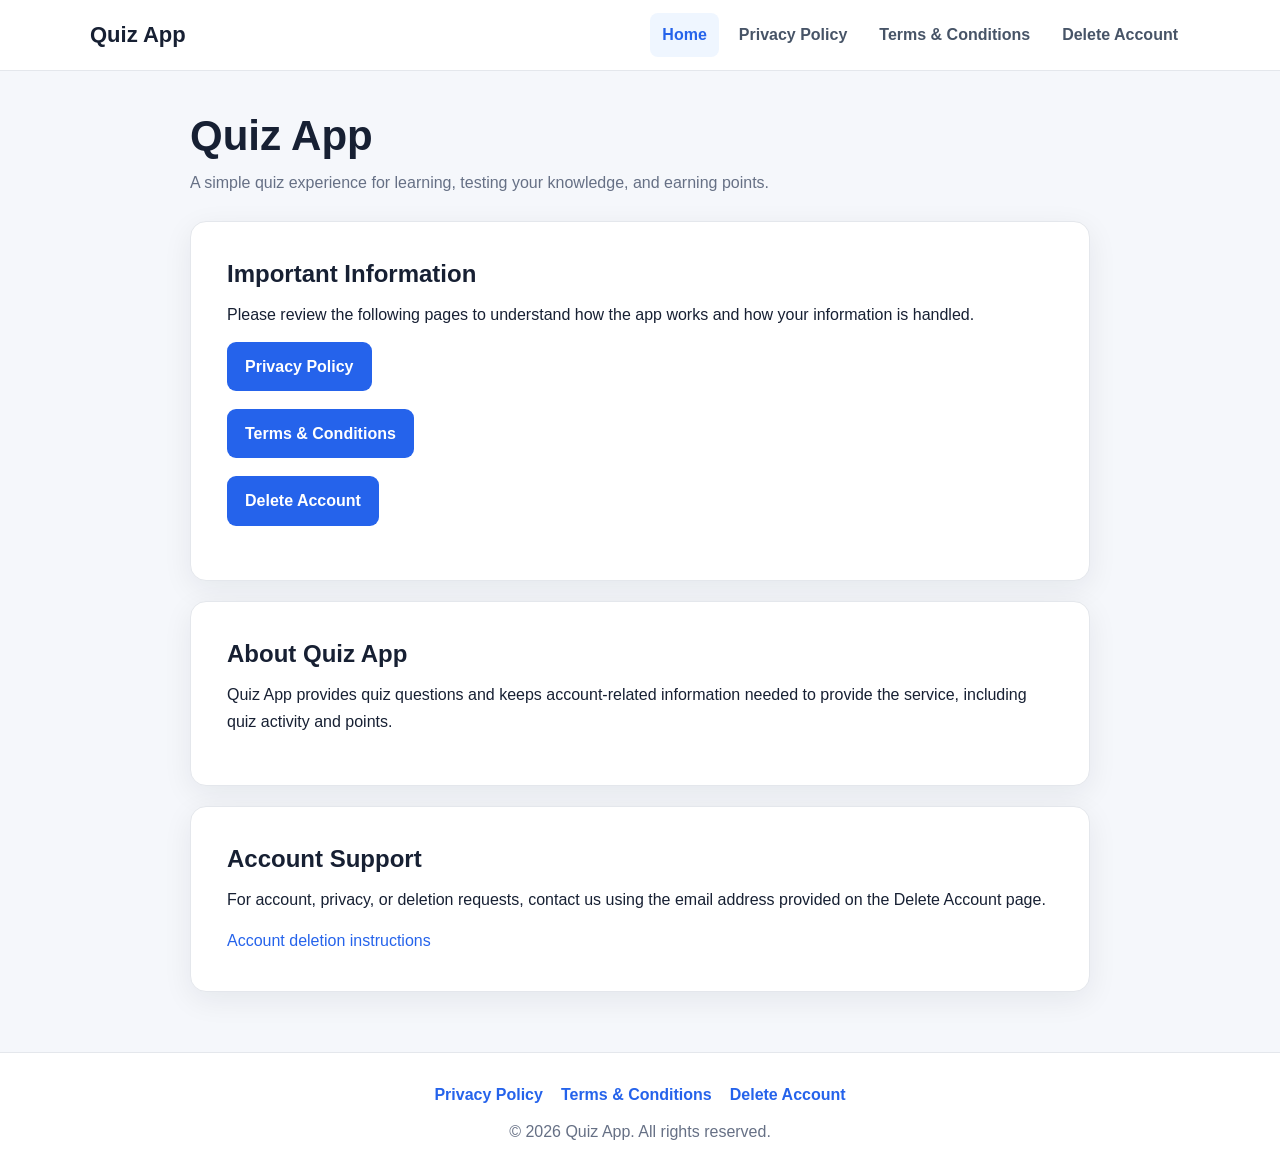
<file: index.html>
<!DOCTYPE html><html lang="en"><head>
<meta charset="UTF-8"><meta name="viewport" content="width=device-width, initial-scale=1.0">
<meta name="description" content="Home - Quiz App"><title>Home - Quiz App</title>
<link rel="stylesheet" href="styles.css"></head><body><header class="site-header"><div class="header-inner">
<a class="logo" href="index.html">Quiz App</a>
<nav class="nav" aria-label="Main navigation">
<a href="index.html" class="active">Home</a>
<a href="privacy-policy.html" class="">Privacy Policy</a>
<a href="terms-and-conditions.html" class="">Terms &amp; Conditions</a>
<a href="delete-account.html" class="">Delete Account</a>
</nav></div></header>
<main class="container"><section class="hero"><h1>Quiz App</h1><p>A simple quiz experience for learning, testing your knowledge, and earning points.</p></section>
<section class="card"><h2>Important Information</h2><p>Please review the following pages to understand how the app works and how your information is handled.</p>
<p><a class="button" href="privacy-policy.html">Privacy Policy</a></p><p><a class="button" href="terms-and-conditions.html">Terms &amp; Conditions</a></p><p><a class="button" href="delete-account.html">Delete Account</a></p></section>
<section class="card"><h2>About Quiz App</h2><p>Quiz App provides quiz questions and keeps account-related information needed to provide the service, including quiz activity and points.</p></section>
<section class="card"><h2>Account Support</h2><p>For account, privacy, or deletion requests, contact us using the email address provided on the Delete Account page.</p><a href="delete-account.html">Account deletion instructions</a></section></main>
<footer class="site-footer"><div class="footer-links">
<a href="privacy-policy.html">Privacy Policy</a><a href="terms-and-conditions.html">Terms &amp; Conditions</a><a href="delete-account.html">Delete Account</a>
</div><div>&copy; 2026 Quiz App. All rights reserved.</div></footer>
</body></html>
</file>
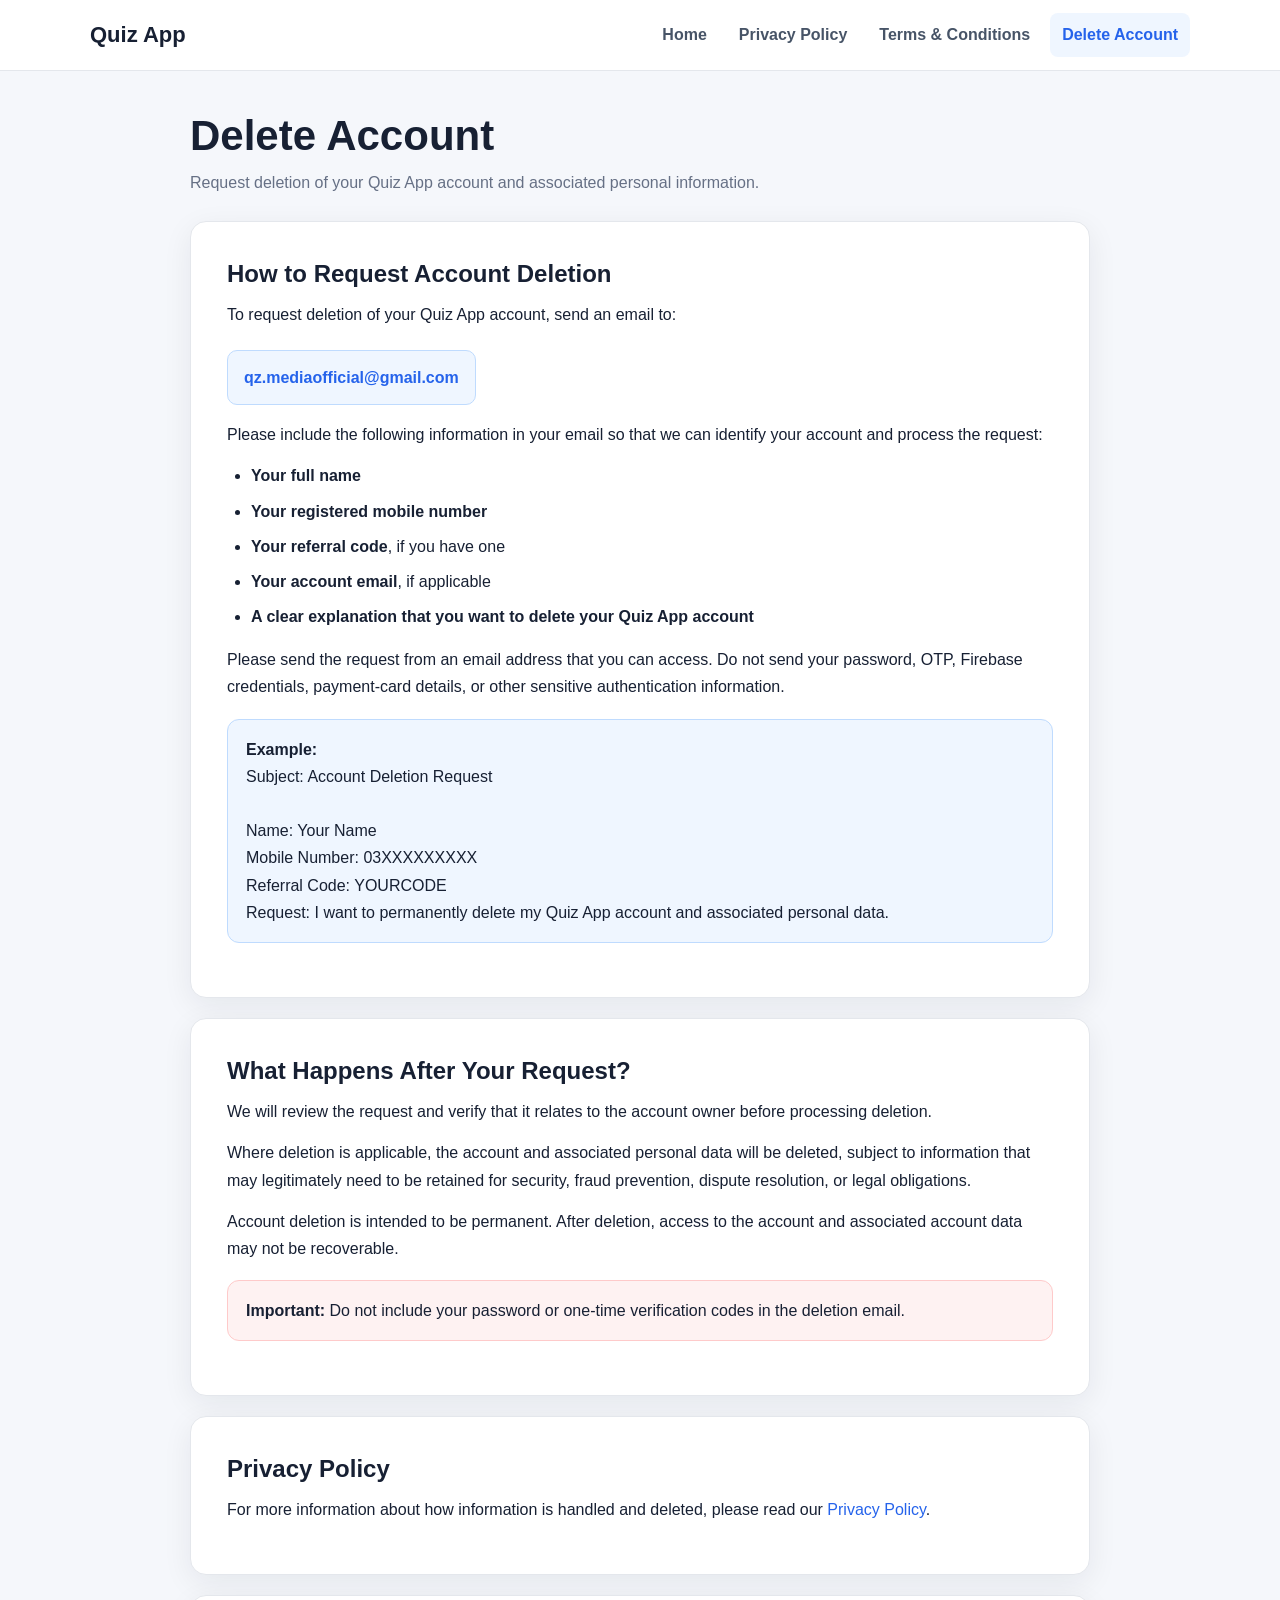
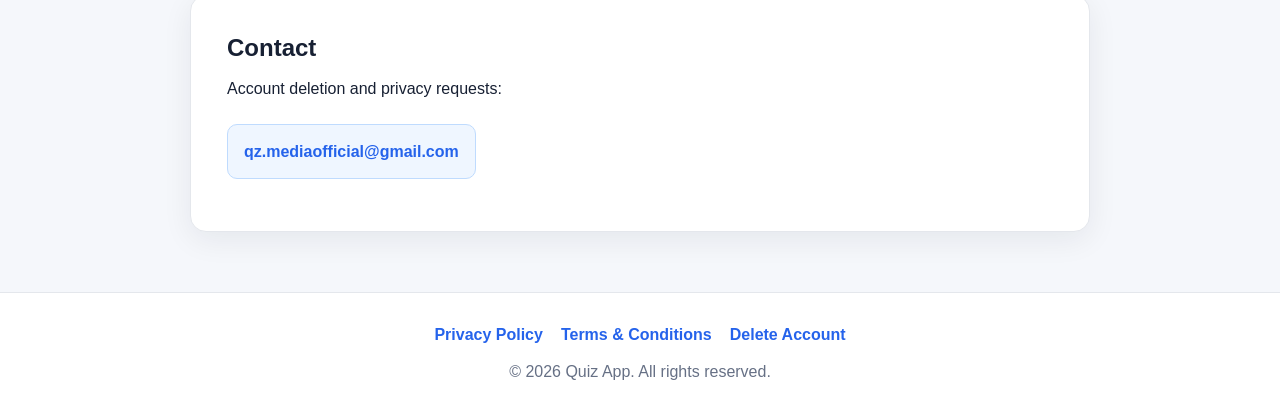
<file: delete-account.html>
<!DOCTYPE html><html lang="en"><head>
<meta charset="UTF-8"><meta name="viewport" content="width=device-width, initial-scale=1.0">
<meta name="description" content="Delete Account - Quiz App"><title>Delete Account - Quiz App</title>
<link rel="stylesheet" href="styles.css"></head><body><header class="site-header"><div class="header-inner">
<a class="logo" href="index.html">Quiz App</a>
<nav class="nav" aria-label="Main navigation">
<a href="index.html" class="">Home</a>
<a href="privacy-policy.html" class="">Privacy Policy</a>
<a href="terms-and-conditions.html" class="">Terms &amp; Conditions</a>
<a href="delete-account.html" class="active">Delete Account</a>
</nav></div></header>
<main class="container"><section class="hero"><h1>Delete Account</h1><p>Request deletion of your Quiz App account and associated personal information.</p></section>
<section class="card"><h2>How to Request Account Deletion</h2><p>To request deletion of your Quiz App account, send an email to:</p>
<div class="email-box"><a href="mailto:qz.mediaofficial@gmail.com">qz.mediaofficial@gmail.com</a></div>
<p>Please include the following information in your email so that we can identify your account and process the request:</p>
<ul><li><strong>Your full name</strong></li><li><strong>Your registered mobile number</strong></li><li><strong>Your referral code</strong>, if you have one</li><li><strong>Your account email</strong>, if applicable</li><li><strong>A clear explanation that you want to delete your Quiz App account</strong></li></ul>
<p>Please send the request from an email address that you can access. Do not send your password, OTP, Firebase credentials, payment-card details, or other sensitive authentication information.</p>
<div class="info-box"><strong>Example:</strong><br>Subject: Account Deletion Request<br><br>Name: Your Name<br>Mobile Number: 03XXXXXXXXX<br>Referral Code: YOURCODE<br>Request: I want to permanently delete my Quiz App account and associated personal data.</div></section>
<section class="card"><h2>What Happens After Your Request?</h2><p>We will review the request and verify that it relates to the account owner before processing deletion.</p><p>Where deletion is applicable, the account and associated personal data will be deleted, subject to information that may legitimately need to be retained for security, fraud prevention, dispute resolution, or legal obligations.</p><p>Account deletion is intended to be permanent. After deletion, access to the account and associated account data may not be recoverable.</p>
<div class="warning-box"><strong>Important:</strong> Do not include your password or one-time verification codes in the deletion email.</div></section>
<section class="card"><h2>Privacy Policy</h2><p>For more information about how information is handled and deleted, please read our <a href="privacy-policy.html">Privacy Policy</a>.</p></section>
<section class="card"><h2>Contact</h2><p>Account deletion and privacy requests:</p><div class="email-box"><a href="mailto:qz.mediaofficial@gmail.com">qz.mediaofficial@gmail.com</a></div></section></main>
<footer class="site-footer"><div class="footer-links">
<a href="privacy-policy.html">Privacy Policy</a><a href="terms-and-conditions.html">Terms &amp; Conditions</a><a href="delete-account.html">Delete Account</a>
</div><div>&copy; 2026 Quiz App. All rights reserved.</div></footer>
</body></html>
</file>
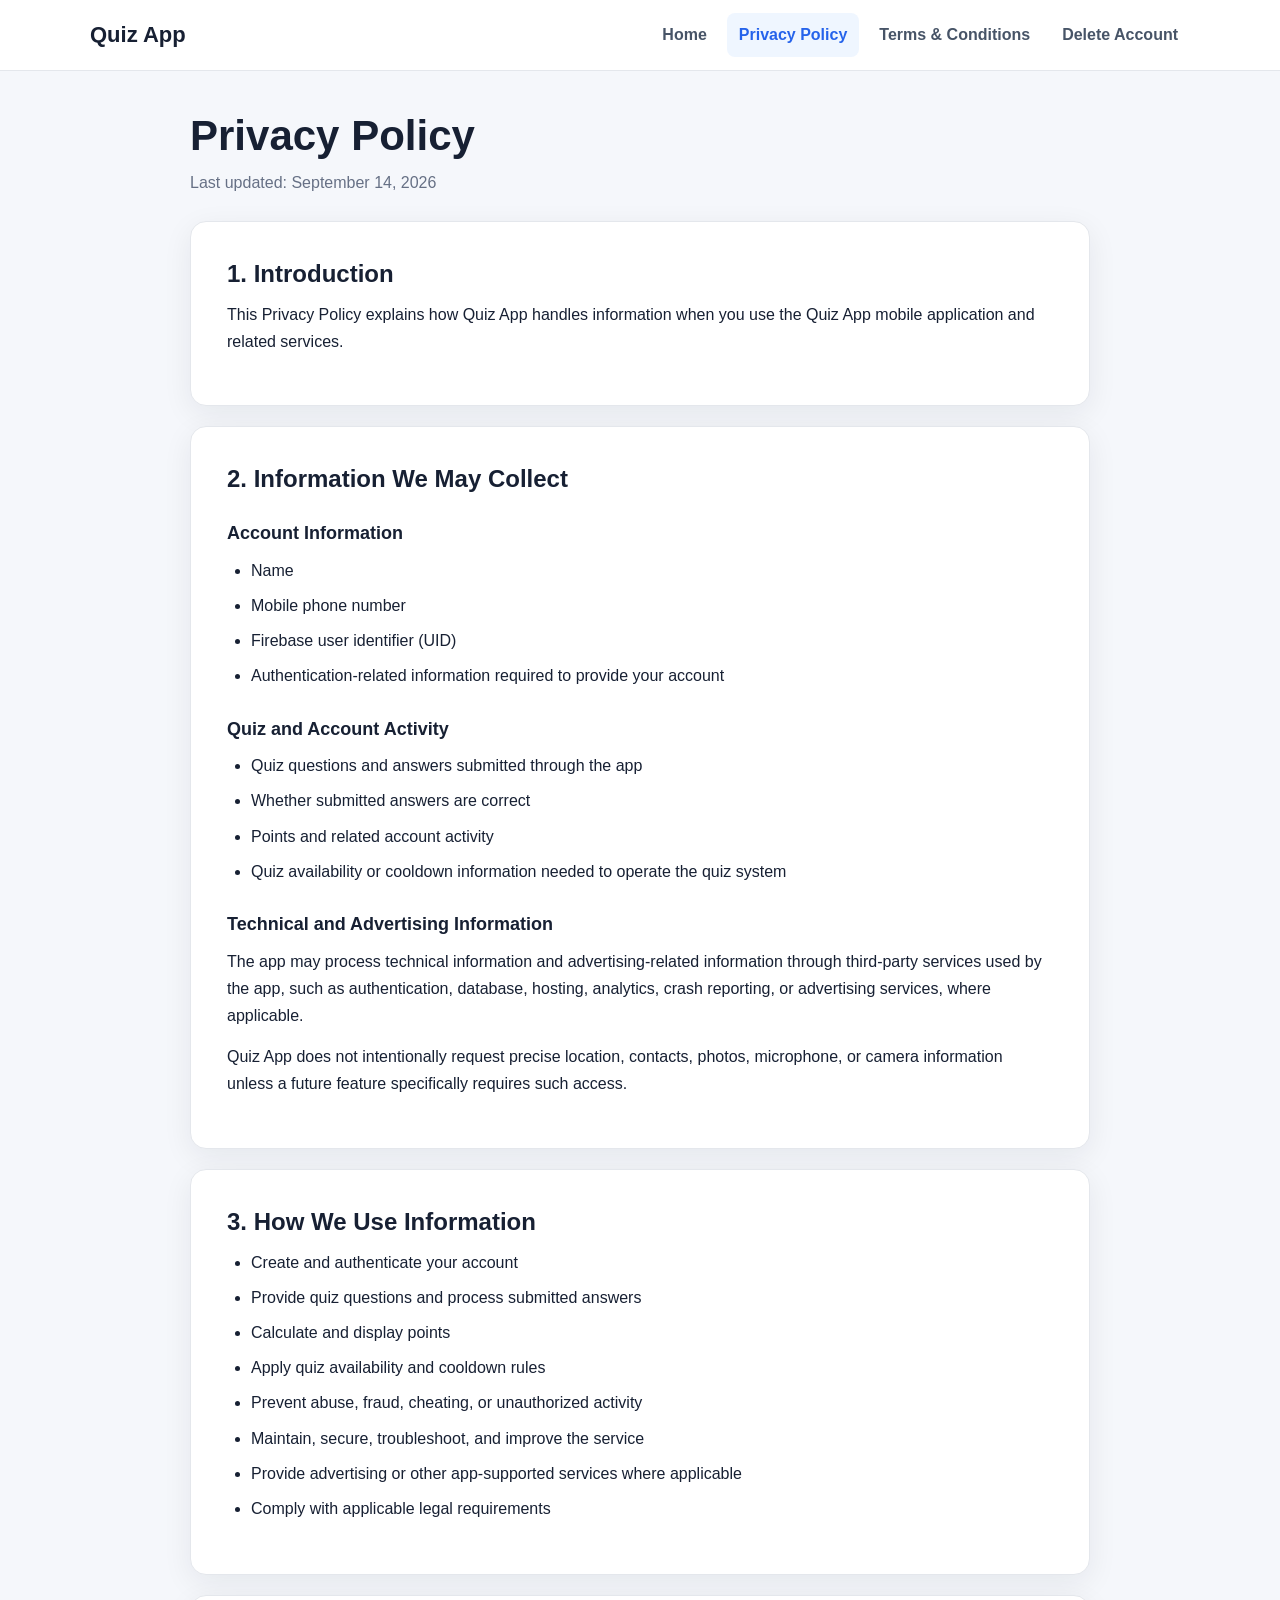
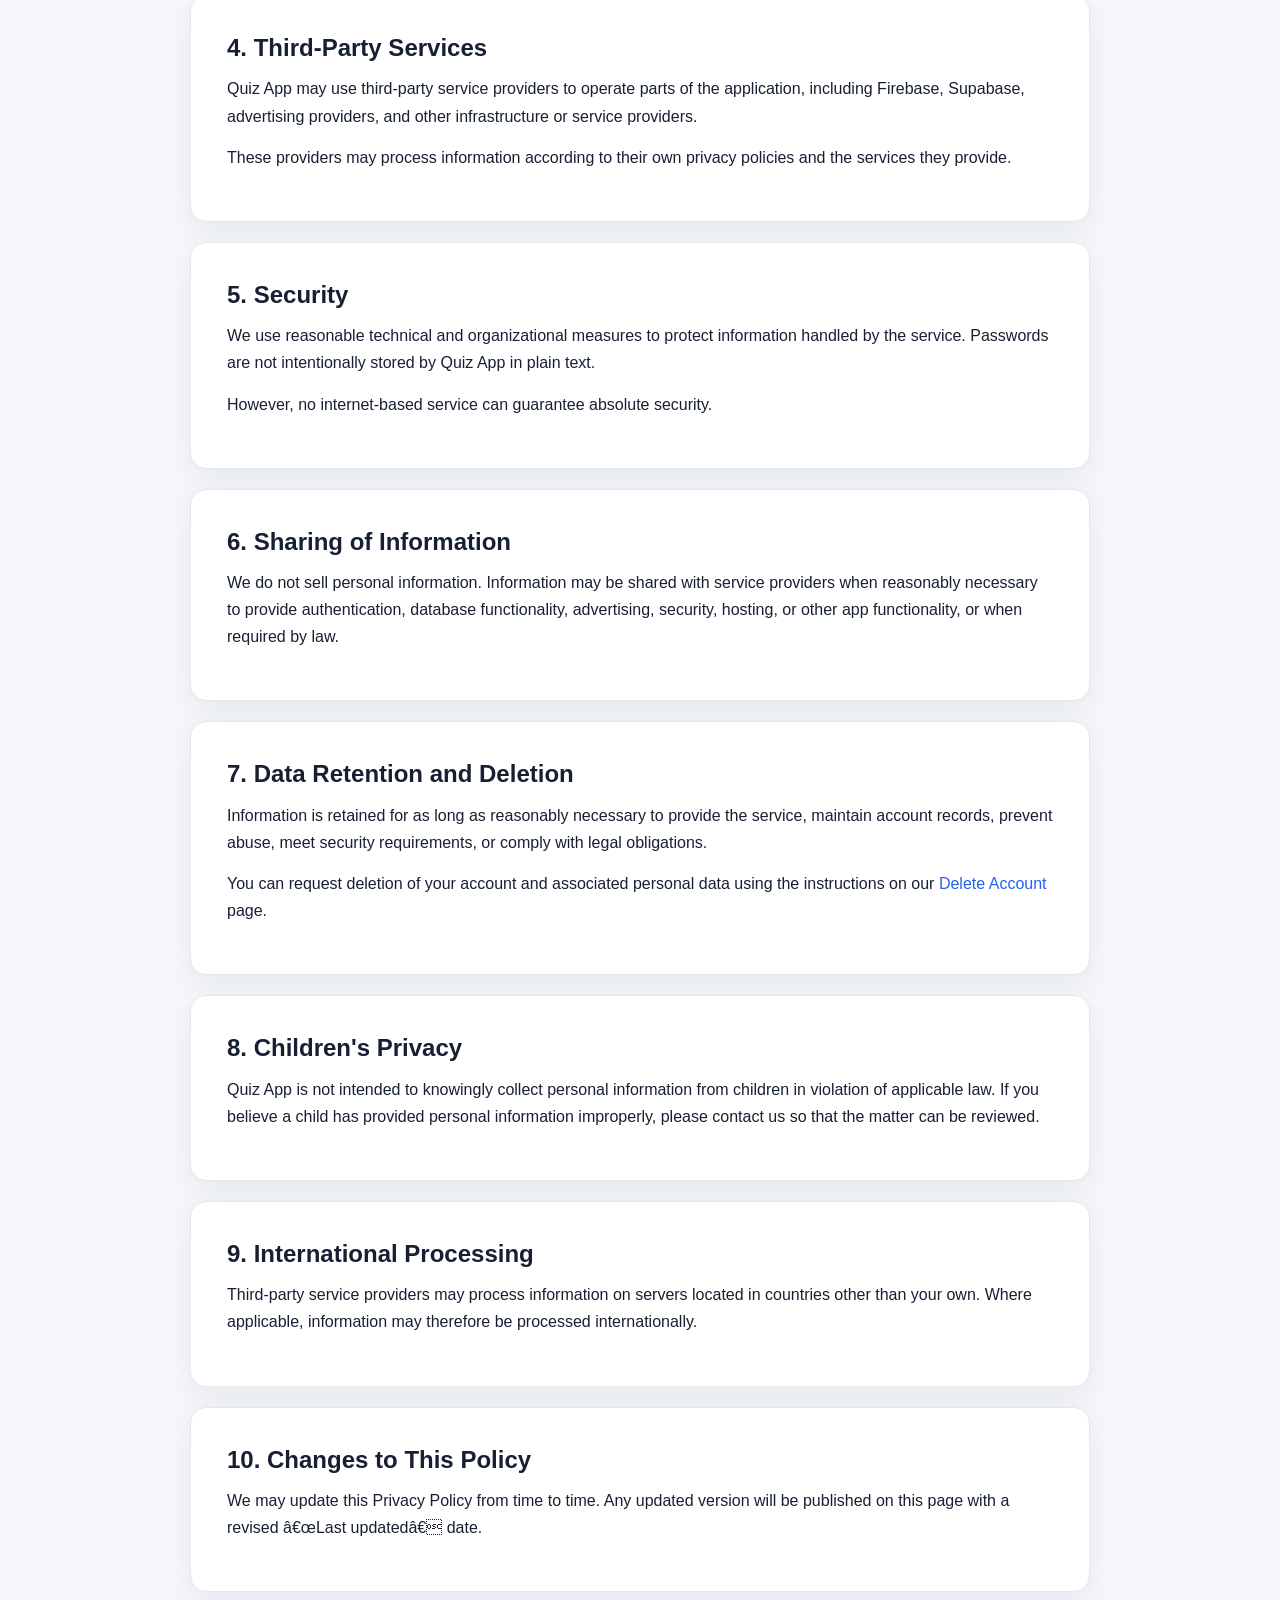
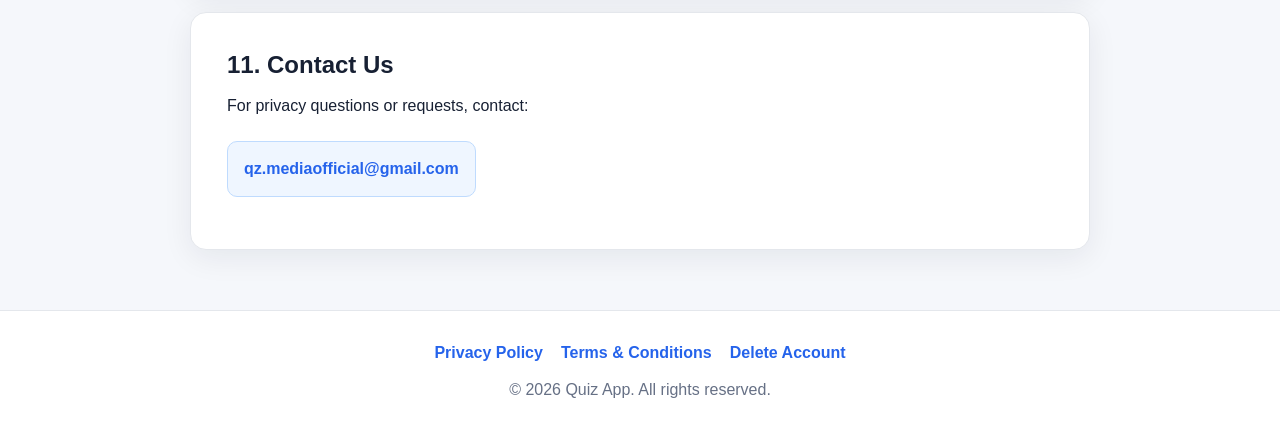
<file: privacy-policy.html>
<!DOCTYPE html><html lang="en"><head>
<meta charset="UTF-8"><meta name="viewport" content="width=device-width, initial-scale=1.0">
<meta name="description" content="Privacy Policy - Quiz App"><title>Privacy Policy - Quiz App</title>
<link rel="stylesheet" href="styles.css"></head><body><header class="site-header"><div class="header-inner">
<a class="logo" href="index.html">Quiz App</a>
<nav class="nav" aria-label="Main navigation">
<a href="index.html" class="">Home</a>
<a href="privacy-policy.html" class="active">Privacy Policy</a>
<a href="terms-and-conditions.html" class="">Terms &amp; Conditions</a>
<a href="delete-account.html" class="">Delete Account</a>
</nav></div></header>
<main class="container"><section class="hero"><h1>Privacy Policy</h1><p>Last updated: September 14, 2026</p></section>
<section class="card"><h2>1. Introduction</h2><p>This Privacy Policy explains how Quiz App handles information when you use the Quiz App mobile application and related services.</p></section>
<section class="card"><h2>2. Information We May Collect</h2><h3>Account Information</h3><ul><li>Name</li><li>Mobile phone number</li><li>Firebase user identifier (UID)</li><li>Authentication-related information required to provide your account</li></ul>
<h3>Quiz and Account Activity</h3><ul><li>Quiz questions and answers submitted through the app</li><li>Whether submitted answers are correct</li><li>Points and related account activity</li><li>Quiz availability or cooldown information needed to operate the quiz system</li></ul>
<h3>Technical and Advertising Information</h3><p>The app may process technical information and advertising-related information through third-party services used by the app, such as authentication, database, hosting, analytics, crash reporting, or advertising services, where applicable.</p>
<p>Quiz App does not intentionally request precise location, contacts, photos, microphone, or camera information unless a future feature specifically requires such access.</p></section>
<section class="card"><h2>3. How We Use Information</h2><ul><li>Create and authenticate your account</li><li>Provide quiz questions and process submitted answers</li><li>Calculate and display points</li><li>Apply quiz availability and cooldown rules</li><li>Prevent abuse, fraud, cheating, or unauthorized activity</li><li>Maintain, secure, troubleshoot, and improve the service</li><li>Provide advertising or other app-supported services where applicable</li><li>Comply with applicable legal requirements</li></ul></section>
<section class="card"><h2>4. Third-Party Services</h2><p>Quiz App may use third-party service providers to operate parts of the application, including Firebase, Supabase, advertising providers, and other infrastructure or service providers.</p><p>These providers may process information according to their own privacy policies and the services they provide.</p></section>
<section class="card"><h2>5. Security</h2><p>We use reasonable technical and organizational measures to protect information handled by the service. Passwords are not intentionally stored by Quiz App in plain text.</p><p>However, no internet-based service can guarantee absolute security.</p></section>
<section class="card"><h2>6. Sharing of Information</h2><p>We do not sell personal information. Information may be shared with service providers when reasonably necessary to provide authentication, database functionality, advertising, security, hosting, or other app functionality, or when required by law.</p></section>
<section class="card"><h2>7. Data Retention and Deletion</h2><p>Information is retained for as long as reasonably necessary to provide the service, maintain account records, prevent abuse, meet security requirements, or comply with legal obligations.</p><p>You can request deletion of your account and associated personal data using the instructions on our <a href="delete-account.html">Delete Account</a> page.</p></section>
<section class="card"><h2>8. Children's Privacy</h2><p>Quiz App is not intended to knowingly collect personal information from children in violation of applicable law. If you believe a child has provided personal information improperly, please contact us so that the matter can be reviewed.</p></section>
<section class="card"><h2>9. International Processing</h2><p>Third-party service providers may process information on servers located in countries other than your own. Where applicable, information may therefore be processed internationally.</p></section>
<section class="card"><h2>10. Changes to This Policy</h2><p>We may update this Privacy Policy from time to time. Any updated version will be published on this page with a revised â€œLast updatedâ€ date.</p></section>
<section class="card"><h2>11. Contact Us</h2><p>For privacy questions or requests, contact:</p><div class="email-box"><a href="mailto:qz.mediaofficial@gmail.com">qz.mediaofficial@gmail.com</a></div></section></main>
<footer class="site-footer"><div class="footer-links">
<a href="privacy-policy.html">Privacy Policy</a><a href="terms-and-conditions.html">Terms &amp; Conditions</a><a href="delete-account.html">Delete Account</a>
</div><div>&copy; 2026 Quiz App. All rights reserved.</div></footer>
</body></html>
</file>
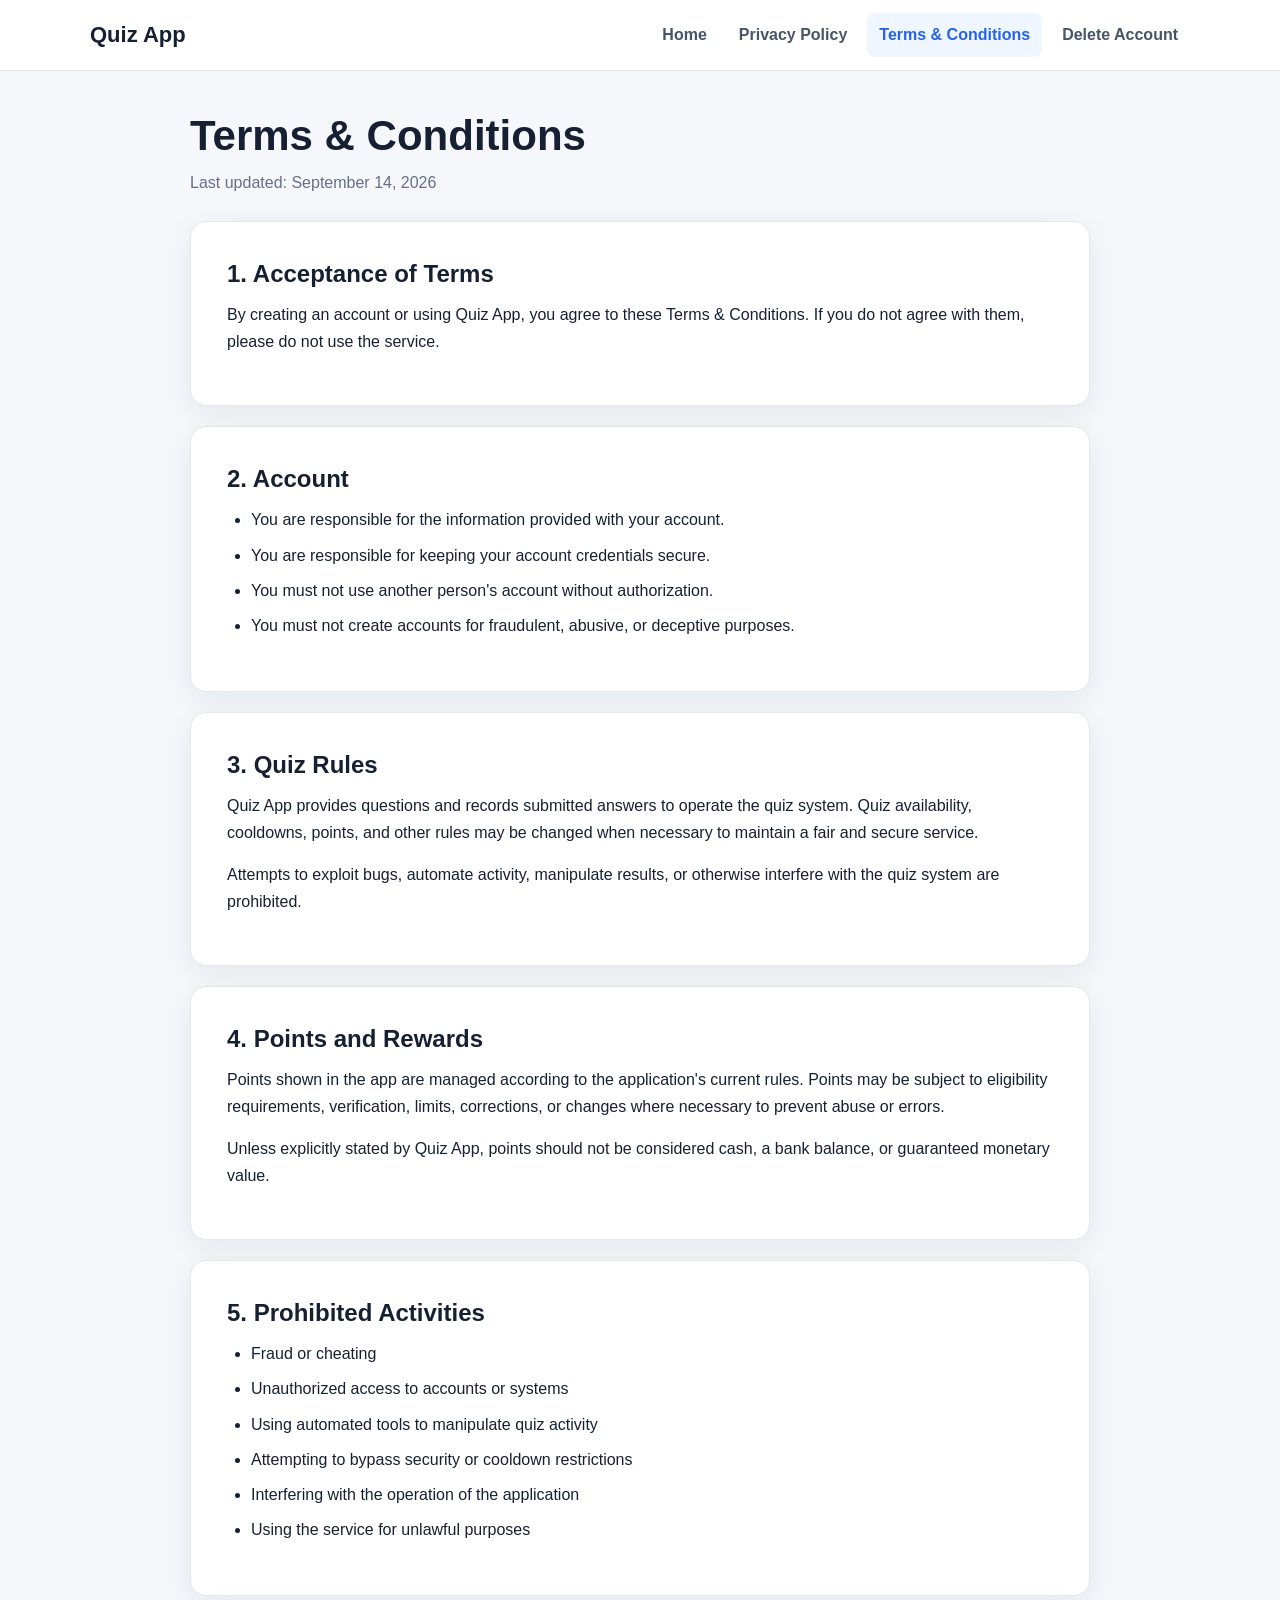
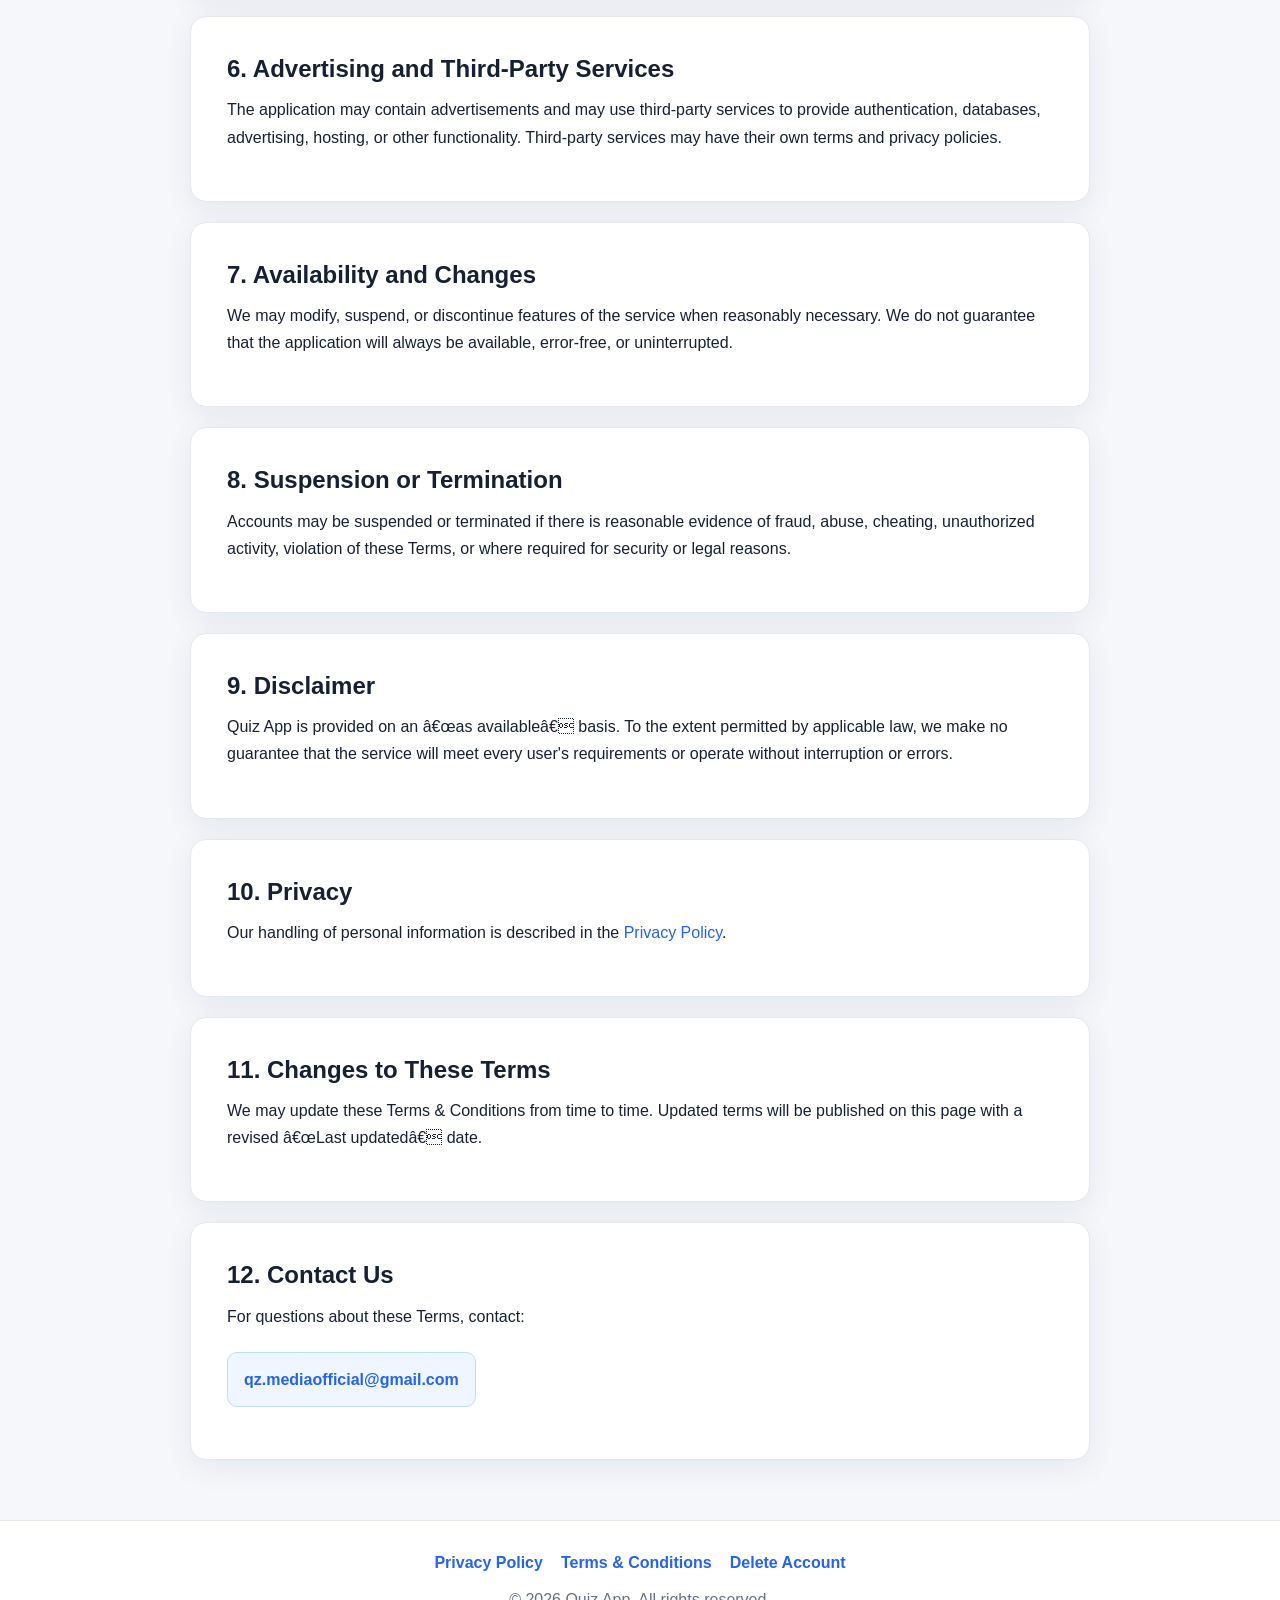
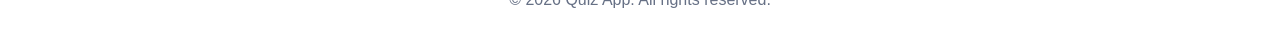
<file: terms-and-conditions.html>
<!DOCTYPE html><html lang="en"><head>
<meta charset="UTF-8"><meta name="viewport" content="width=device-width, initial-scale=1.0">
<meta name="description" content="Terms & Conditions - Quiz App"><title>Terms & Conditions - Quiz App</title>
<link rel="stylesheet" href="styles.css"></head><body><header class="site-header"><div class="header-inner">
<a class="logo" href="index.html">Quiz App</a>
<nav class="nav" aria-label="Main navigation">
<a href="index.html" class="">Home</a>
<a href="privacy-policy.html" class="">Privacy Policy</a>
<a href="terms-and-conditions.html" class="active">Terms &amp; Conditions</a>
<a href="delete-account.html" class="">Delete Account</a>
</nav></div></header>
<main class="container"><section class="hero"><h1>Terms &amp; Conditions</h1><p>Last updated: September 14, 2026</p></section>
<section class="card"><h2>1. Acceptance of Terms</h2><p>By creating an account or using Quiz App, you agree to these Terms &amp; Conditions. If you do not agree with them, please do not use the service.</p></section>
<section class="card"><h2>2. Account</h2><ul><li>You are responsible for the information provided with your account.</li><li>You are responsible for keeping your account credentials secure.</li><li>You must not use another person's account without authorization.</li><li>You must not create accounts for fraudulent, abusive, or deceptive purposes.</li></ul></section>
<section class="card"><h2>3. Quiz Rules</h2><p>Quiz App provides questions and records submitted answers to operate the quiz system. Quiz availability, cooldowns, points, and other rules may be changed when necessary to maintain a fair and secure service.</p><p>Attempts to exploit bugs, automate activity, manipulate results, or otherwise interfere with the quiz system are prohibited.</p></section>
<section class="card"><h2>4. Points and Rewards</h2><p>Points shown in the app are managed according to the application's current rules. Points may be subject to eligibility requirements, verification, limits, corrections, or changes where necessary to prevent abuse or errors.</p><p>Unless explicitly stated by Quiz App, points should not be considered cash, a bank balance, or guaranteed monetary value.</p></section>
<section class="card"><h2>5. Prohibited Activities</h2><ul><li>Fraud or cheating</li><li>Unauthorized access to accounts or systems</li><li>Using automated tools to manipulate quiz activity</li><li>Attempting to bypass security or cooldown restrictions</li><li>Interfering with the operation of the application</li><li>Using the service for unlawful purposes</li></ul></section>
<section class="card"><h2>6. Advertising and Third-Party Services</h2><p>The application may contain advertisements and may use third-party services to provide authentication, databases, advertising, hosting, or other functionality. Third-party services may have their own terms and privacy policies.</p></section>
<section class="card"><h2>7. Availability and Changes</h2><p>We may modify, suspend, or discontinue features of the service when reasonably necessary. We do not guarantee that the application will always be available, error-free, or uninterrupted.</p></section>
<section class="card"><h2>8. Suspension or Termination</h2><p>Accounts may be suspended or terminated if there is reasonable evidence of fraud, abuse, cheating, unauthorized activity, violation of these Terms, or where required for security or legal reasons.</p></section>
<section class="card"><h2>9. Disclaimer</h2><p>Quiz App is provided on an â€œas availableâ€ basis. To the extent permitted by applicable law, we make no guarantee that the service will meet every user's requirements or operate without interruption or errors.</p></section>
<section class="card"><h2>10. Privacy</h2><p>Our handling of personal information is described in the <a href="privacy-policy.html">Privacy Policy</a>.</p></section>
<section class="card"><h2>11. Changes to These Terms</h2><p>We may update these Terms &amp; Conditions from time to time. Updated terms will be published on this page with a revised â€œLast updatedâ€ date.</p></section>
<section class="card"><h2>12. Contact Us</h2><p>For questions about these Terms, contact:</p><div class="email-box"><a href="mailto:qz.mediaofficial@gmail.com">qz.mediaofficial@gmail.com</a></div></section></main>
<footer class="site-footer"><div class="footer-links">
<a href="privacy-policy.html">Privacy Policy</a><a href="terms-and-conditions.html">Terms &amp; Conditions</a><a href="delete-account.html">Delete Account</a>
</div><div>&copy; 2026 Quiz App. All rights reserved.</div></footer>
</body></html>
</file>
<file: styles.css>
*{box-sizing:border-box}html{scroll-behavior:smooth}body{margin:0;background:#f5f7fb;color:#172033;font-family:-apple-system,BlinkMacSystemFont,"Segoe UI",Roboto,Arial,sans-serif;line-height:1.7;font-size:16px}a{color:#2563eb;text-decoration:none}a:hover{text-decoration:underline}.site-header{background:#fff;border-bottom:1px solid #e4e7ec;position:sticky;top:0;z-index:10}.header-inner{width:min(1100px,calc(100% - 32px));margin:auto;min-height:70px;display:flex;align-items:center;justify-content:space-between;gap:20px}.logo{color:#172033;font-size:22px;font-weight:800;white-space:nowrap}.logo:hover{text-decoration:none;color:#2563eb}.nav{display:flex;flex-wrap:wrap;justify-content:flex-end;gap:8px}.nav a{color:#475467;font-weight:600;padding:8px 12px;border-radius:8px}.nav a:hover,.nav a.active{color:#2563eb;background:#eff6ff;text-decoration:none}.container{width:min(900px,calc(100% - 32px));margin:40px auto 60px}.hero{margin-bottom:24px}.hero h1{margin:0 0 8px;font-size:clamp(30px,5vw,42px);line-height:1.2}.hero p{margin:0;color:#667085}.card{background:#fff;border:1px solid #e4e7ec;border-radius:16px;box-shadow:0 8px 30px rgba(16,24,40,.07);padding:clamp(22px,5vw,36px);margin-bottom:20px}.card h2{margin:0 0 12px;font-size:24px;line-height:1.3}.card h3{margin:24px 0 8px;font-size:18px}.card p{margin:0 0 14px}.card ul,.card ol{padding-left:24px;margin-top:8px}.card li{margin-bottom:8px}.info-box,.warning-box,.success-box{padding:16px 18px;border-radius:12px;margin:18px 0;border:1px solid}.info-box{background:#eff6ff;border-color:#bfdbfe}.warning-box{background:#fef2f2;border-color:#fecaca}.success-box{background:#ecfdf3;border-color:#a7f3d0;color:#027a48}.email-box{display:inline-block;margin:8px 0 16px;padding:13px 16px;border-radius:10px;background:#eff6ff;border:1px solid #bfdbfe;font-weight:700;overflow-wrap:anywhere}.button{display:inline-block;background:#2563eb;color:#fff;padding:11px 18px;border-radius:9px;font-weight:700;margin-bottom:4px}.button:hover{background:#1d4ed8;color:#fff;text-decoration:none}.site-footer{border-top:1px solid #e4e7ec;background:#fff;padding:28px 16px;color:#667085;text-align:center}.footer-links{display:flex;flex-wrap:wrap;justify-content:center;gap:8px 18px;margin-bottom:10px}.footer-links a{font-weight:600}.small{font-size:14px;color:#667085}@media(max-width:700px){.site-header{position:static}.header-inner{padding:14px 0;align-items:flex-start;flex-direction:column;gap:8px}.nav{justify-content:flex-start;width:100%}.nav a{padding:7px 9px;font-size:14px}.container{width:min(100% - 22px,900px);margin-top:24px;margin-bottom:40px}.card{padding:20px;border-radius:13px}.card h2{font-size:21px}}@media(max-width:420px){body{font-size:15px}.logo{font-size:20px}.nav{gap:4px}.nav a{padding:6px 7px;font-size:13px}}
</file>
